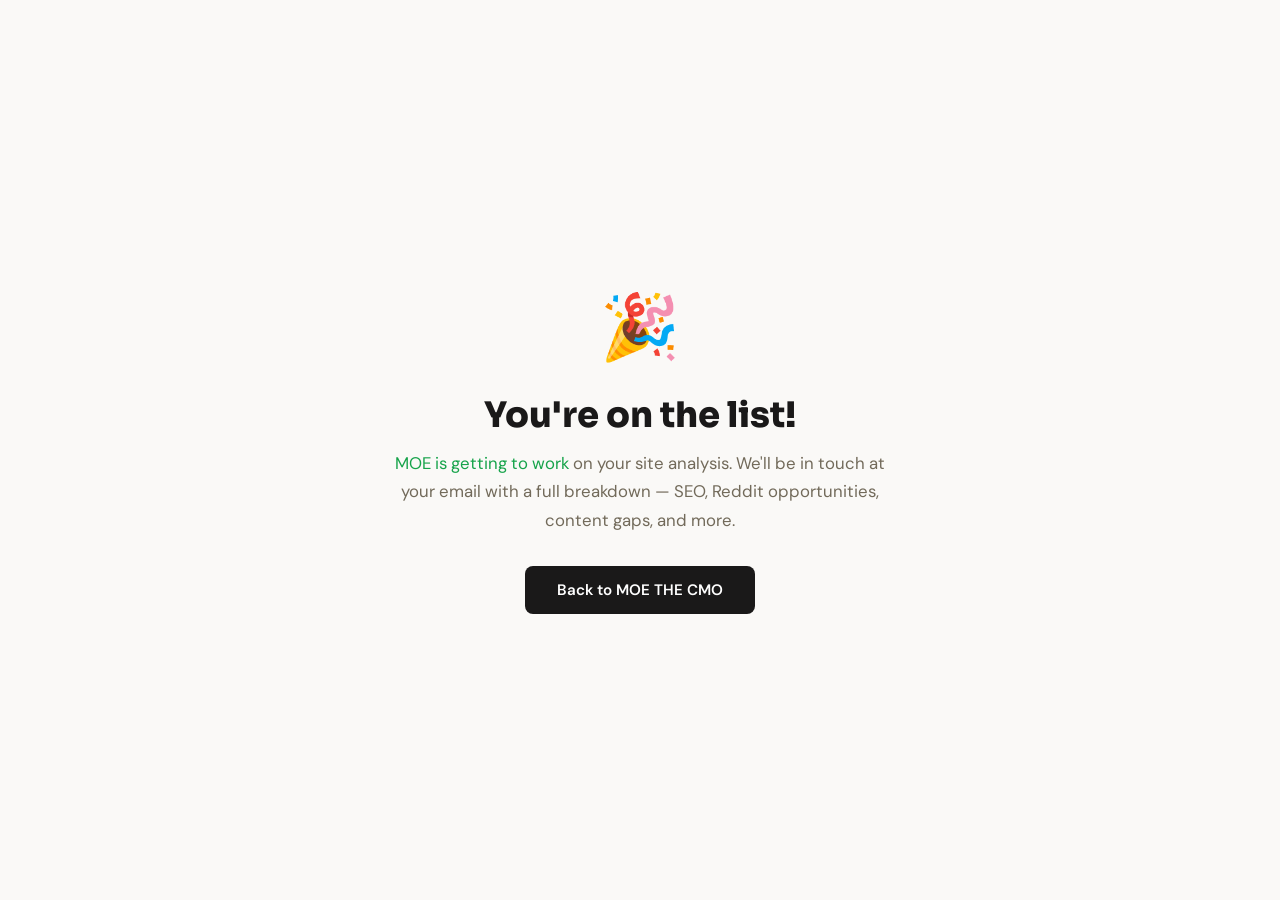
<file: thanks.html>
<!DOCTYPE html>
<html lang="en">
<head>
<meta charset="UTF-8">
<meta name="viewport" content="width=device-width, initial-scale=1.0">
<title>You're on the list — MOE THE CMO</title>
<link href="https://fonts.googleapis.com/css2?family=DM+Sans:wght@400;500;600;700&family=Sora:wght@700;800&display=swap" rel="stylesheet">
<style>
*{box-sizing:border-box;margin:0;padding:0}
body{font-family:'DM Sans',sans-serif;background:#faf9f7;color:#1a1919;min-height:100vh;display:flex;align-items:center;justify-content:center;text-align:center;padding:40px 24px}
.card{max-width:520px;width:100%}
.icon{font-size:64px;margin-bottom:24px}
h1{font-family:'Sora',sans-serif;font-size:2.2rem;font-weight:800;margin-bottom:12px}
p{color:#726a5a;font-size:1.05rem;line-height:1.7;margin-bottom:32px}
a{display:inline-block;background:#1a1919;color:#fff;padding:14px 32px;border-radius:8px;text-decoration:none;font-weight:600;font-size:0.95rem}
a:hover{background:#000}
.green{color:#16a34a}
</style>
</head>
<body>
<div class="card">
  <div class="icon">🎉</div>
  <h1>You're on the list!</h1>
  <p><span class="green">MOE is getting to work</span> on your site analysis. We'll be in touch at your email with a full breakdown — SEO, Reddit opportunities, content gaps, and more.</p>
  <a href="/">Back to MOE THE CMO</a>
</div>
</body>
</html>
</file>
